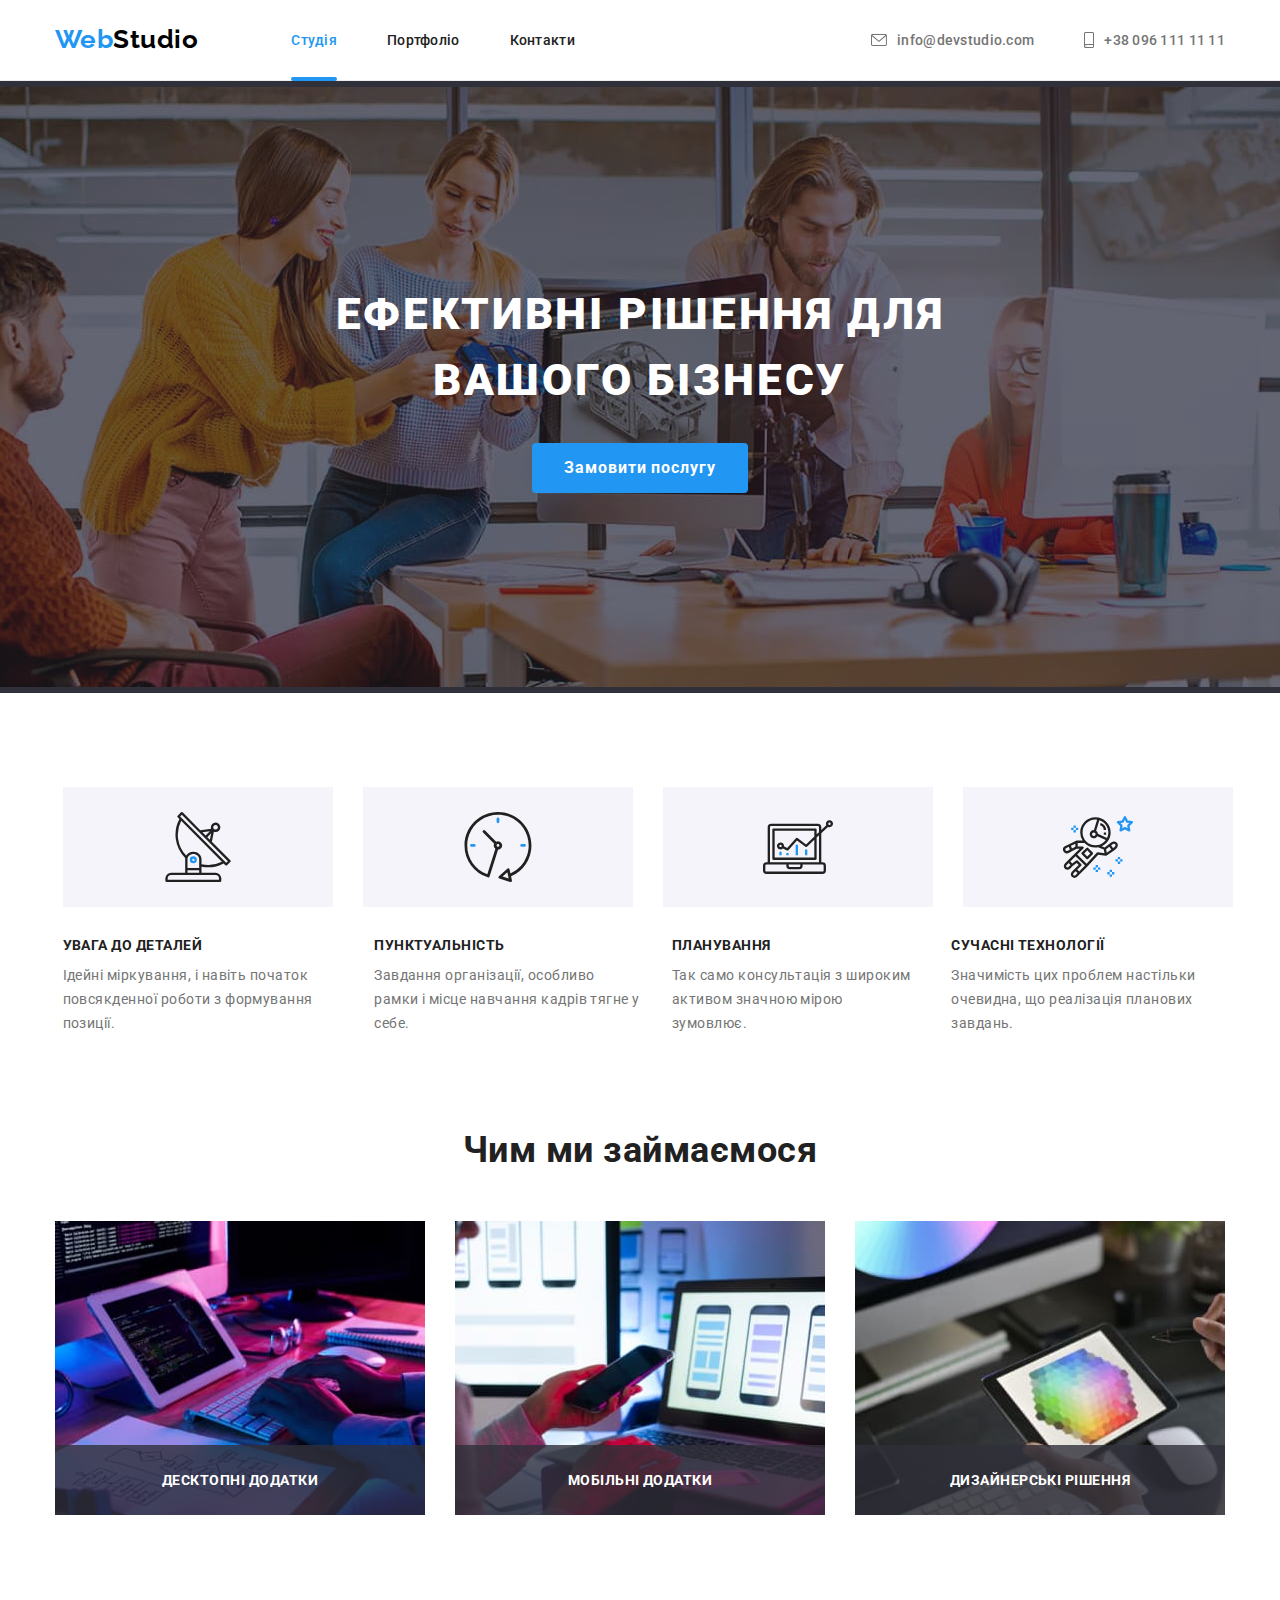
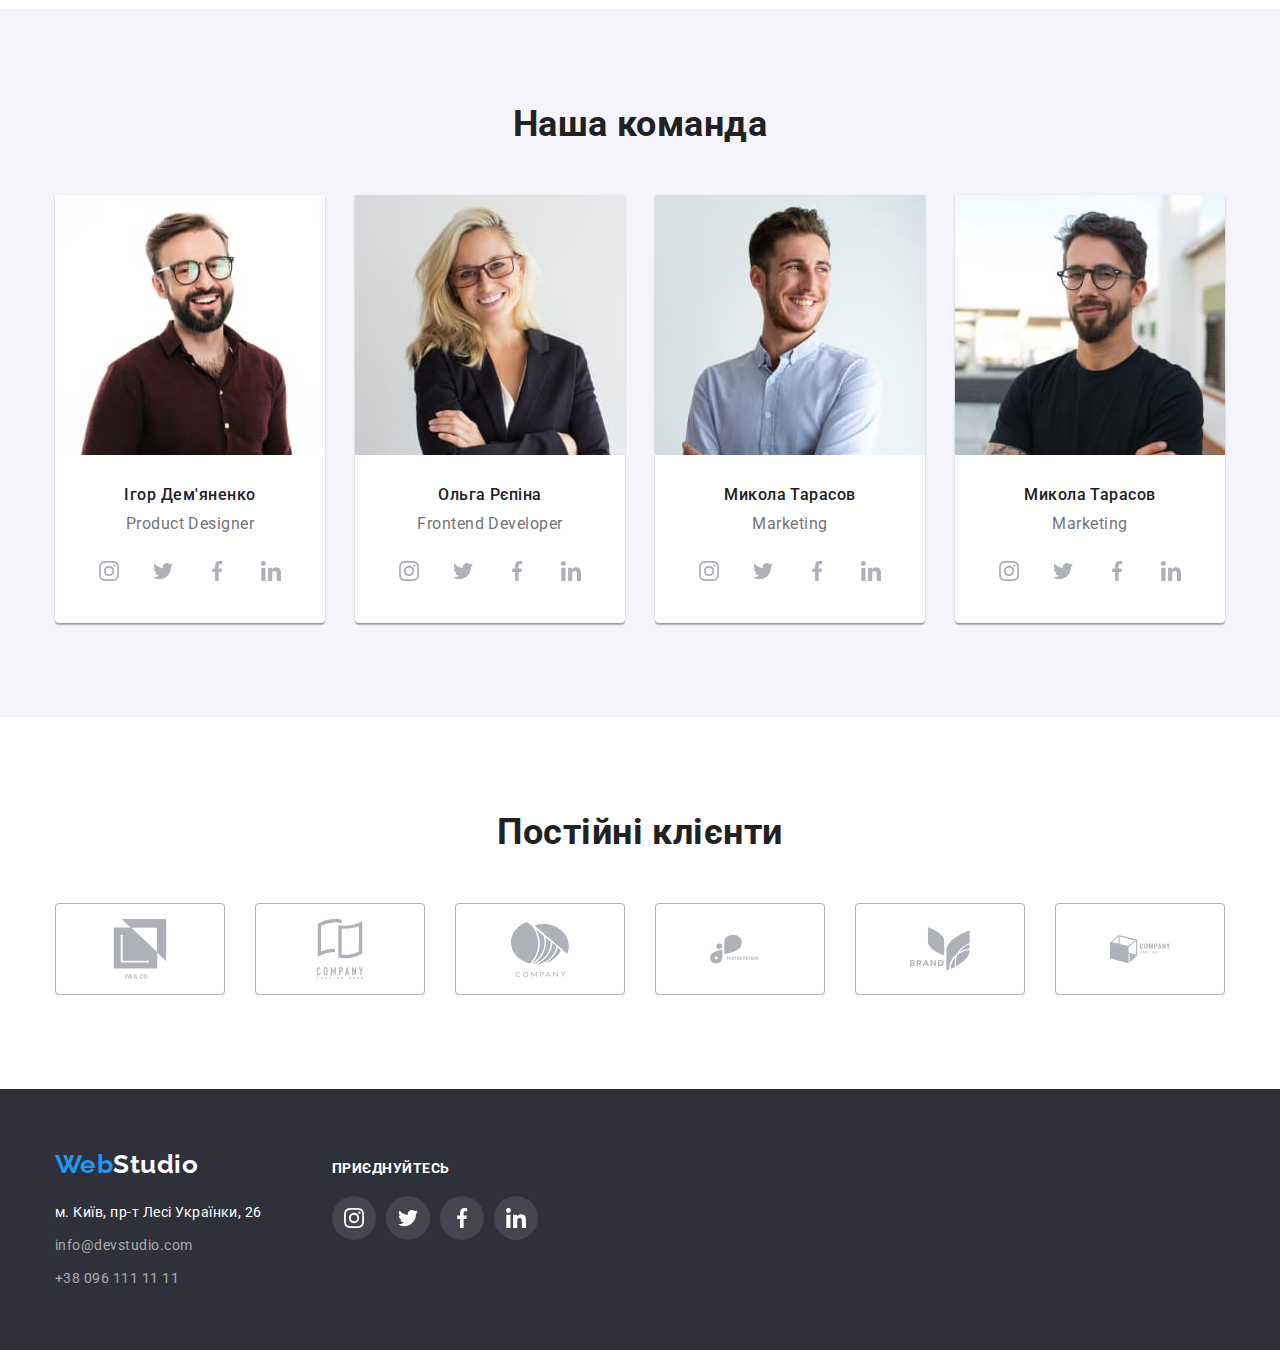
<file: index.html>
<!DOCTYPE html>
<html lang="uk">
<head>
    <meta charset="UTF-8">
    <meta http-equiv="X-UA-Compatible" content="IE=edge">
    <meta name="viewport" content="width=device-width, initial-scale=1.0">
    <title>Студія</title>
    <link rel="preconnect" href="https://fonts.googleapis.com">
    <link rel="preconnect" href="https://fonts.gstatic.com" crossorigin>
    <link href="https://fonts.googleapis.com/css2?family=Raleway:wght@700&family=Roboto:wght@400;500;700;900&display=swap"
    rel="stylesheet">
    <link rel="stylesheet" href="https://cdnjs.cloudflare.com/ajax/libs/modern-normalize/1.1.0/modern-normalize.min.css">
    <link rel="stylesheet" href="./css/styles.css">
    
</head>
<body>
    <!--header-->
    <header class="header">
      <div class="container"><nav class="nav">
        <a class="logo" href="./index.html"><span class="logo-web">Web</span>Studio</a>
        <ul class="list">
            <li class="item nav-item"><a href="./index.html" class="nav-link current">Студія</a></li>
            <li  class="item nav-item"><a href="./portfolio.html" class="nav-link">Портфоліо</a> </li>
            <li  class="item nav-item"><a href="#" class="nav-link">Контакти</a></li>
        </ul>
    </nav>
    <ul class="list">
        <li class="item contact-item">
            <a href="meilto:info@devstudio.com" class="contact-link"><svg class="contact-icon" width="16" height="12">
                <use href="./images/icons.svg#icon-mail"></use>
            </svg>info@devstudio.com</a></li>
        <li class="item contact-item">
            <a href="tel:+380961111111" class="contact-link">
                <svg class="contact-icon" width="10" height="16">
                    <use href="./images/icons.svg#icon-smartphone"></use>
                </svg>+38 096 111 11 11</a></li>
    </ul></div> 
        
    </header>
    <main>
    <!--"hero"-->
    <section class="hero">
        <div class="container"><h1 class="hero-title">Ефективні рішення для вашого бізнесу</h1>
        <button class="hero-button" type="button" data-modal-open>Замовити послугу</button></div>
    </section>
    <!--about-->
    <section class="about" >
       <div class="container"><h2 class="hidden-title">ключові теги</h2>
        <ul class="list icon-list">
            <li class="about-item-icon"><svg class="about-icon" width="70" height="70" ><use href="./images/icons.svg#icon-antenna"></use></svg></li>
            <li class="about-item-icon"><svg class="about-icon" width="70" height="70"><use href="./images/icons.svg#icon-clock"></use></svg></li>
            <li class="about-item-icon"><svg class="about-icon" width="70" height="70"><use href="./images/icons.svg#icon-diagram"></use></svg></li>
            <li class="about-item-icon"><svg class="about-icon" width="70" height="70"><use href="./images/icons.svg#icon-astronaut"></use></svg></li>
        </ul>
    <ul class="list">
        <li class="about-item">
            <h3 class="about-title">Увага до деталей</h3>
            <p class="about-text">Ідейні міркування, і навіть початок повсякденної роботи з формування позиції.</p>
    
        </li>
        <li class="about-item">
            <h3 class="about-title">Пунктуальність</h3>
            <p class="about-text">Завдання організації, особливо рамки і місце навчання кадрів тягне у себе.</p>
    
        </li>
        <li class="about-item">
            <h3 class="about-title">Планування</h3>
            <p class="about-text">Так само консультація з широким активом значною мірою зумовлює.</p>
    
        </li>
        <li class="about-item">
            <h3 class="about-title">Сучасні технології</h3>
            <p class="about-text">Значимість цих проблем настільки очевидна, що реалізація планових завдань.</p>
    
        </li>
    </ul></div> 
    </section>
    <!--work-->
    <section class="work">
        <div class="container"><h2 class="work-title">Чим ми займаємося</h2>
        <ul class="list">
        <li class="work-item"><img src="./images/box1.jpg" alt="розробка продукту" class="img"  width="370"  height="294">
        <p class="work-text">Десктопні додатки</p></li>
        <li class="work-item"><img src="./images/box2.jpg" alt="адаптація продукту" class="img" width="370" height="294" >
        <p class="work-text">Мобільні додатки</p></li>
        <li class="work-item"><img src="./images/box3.jpg" alt=" дизайн продукту" class="img" width="370" height="294" >
        <p class="work-text">Дизайнерські рішення</p> </li>
        </ul></div>
    </section>
    <!--our team-->
    <section class="team">
        <div class="container">
        <h2 class="team-title">Наша команда</h2>
        <ul class="list ">
            <li  class="team-item">
                <img src="./images/img1.jpg" alt="веселий чоловік" class="img" width="270">
                <div class="team-text"><h3 class="team-name">Ігор Дем'яненко</h3>
                <p class="team-position">Product Designer</p>
                <ul class="list social-list">
                    <li class="social-item">
                        <a href="" class="social-link">
                            <svg class="social-icon" width="20" height="20">
                                <use href="./images/icons.svg#icon-instagram"></use>
                            </svg>
                        </a>
                    </li>
                    <li class="social-item">
                        <a href="" class="social-link">
                            <svg class="social-icon" width="20" height="20">
                                <use href="./images/icons.svg#icon-twitter"></use>
                            </svg>
                        </a>
                    </li>
                    <li class="social-item">
                        <a href="" class="social-link">
                            <svg class="social-icon" width="20" height="20">
                                <use href="./images/icons.svg#icon-facebook"></use>
                            </svg>
                        </a>
                    </li>
                    <li class="social-item">
                        <a href="" class="social-link">
                            <svg class="social-icon" width="20" height="20">
                                <use href="./images/icons.svg#icon-linkedin"></use>
                            </svg>
                        </a>
                    </li>
                </ul></div>
            
            </li>
            <li class="team-item">
                <img src="./images/img2.jpg" alt="жінка в окулярах" class="img" width="270">
                <div class="team-text"><h3 class="team-name">Ольга Рєпіна</h3>
                <p class="team-position">Frontend Developer</p>
                <ul class="list social-list">
                    <li class="social-item">
                        <a href="" class="social-link">
                            <svg class="social-icon" width="20" height="20">
                                <use href="./images/icons.svg#icon-instagram"></use>
                            </svg>
                        </a>
                    </li>
                    <li class="social-item">
                        <a href="" class="social-link">
                            <svg class="social-icon" width="20" height="20">
                                <use href="./images/icons.svg#icon-twitter"></use>
                            </svg>
                        </a>
                    </li>
                    <li class="social-item">
                        <a href="" class="social-link">
                            <svg class="social-icon" width="20" height="20">
                                <use href="./images/icons.svg#icon-facebook"></use>
                            </svg>
                        </a>
                    </li>
                    <li class="social-item">
                        <a href="" class="social-link">
                            <svg class="social-icon" width="20" height="20">
                                <use href="./images/icons.svg#icon-linkedin"></use>
                            </svg>
                        </a>
                    </li>
                </ul></div>
            </li>
            <li class="team-item">
                <img src="./images/img3.jpg" alt="чоловік в блакитній сорочці" class="img" width="270">
                <div class="team-text"><h3 class="team-name">Микола Тарасов</h3>
                <p class="team-position">Marketing</p>
                <ul class="list social-list">
                    <li class="social-item">
                        <a href="" class="social-link">
                            <svg class="social-icon" width="20" height="20">
                                <use href="./images/icons.svg#icon-instagram"></use>
                            </svg>
                        </a>
                    </li>
                    <li class="social-item">
                        <a href="" class="social-link">
                            <svg class="social-icon" width="20" height="20">
                                <use href="./images/icons.svg#icon-twitter"></use>
                            </svg>
                        </a>
                    </li>
                    <li class="social-item">
                        <a href="" class="social-link">
                            <svg class="social-icon" width="20" height="20">
                                <use href="./images/icons.svg#icon-facebook"></use>
                            </svg>
                        </a>
                    </li>
                    <li class="social-item">
                        <a href="" class="social-link">
                            <svg class="social-icon" width="20" height="20">
                                <use href="./images/icons.svg#icon-linkedin"></use>
                            </svg>
                        </a>
                    </li>
                </ul></div>
            </li>
            <li class="team-item">
                <img src="./images/img4.jpg" alt="чоловік з бородою" class="img" width="270">
                <div class="team-text"><h3 class="team-name">Микола Тарасов</h3>
                <p class="team-position">Marketing</p>
                <ul class="list social-list">
                    <li class="social-item">
                        <a href="" class="social-link">
                            <svg class="social-icon" width="20" height="20">
                                <use href="./images/icons.svg#icon-instagram"></use>
                            </svg>
                        </a>
                    </li>
                    <li class="social-item">
                        <a href="" class="social-link">
                            <svg class="social-icon" width="20" height="20">
                                <use href="./images/icons.svg#icon-twitter"></use>
                            </svg>
                        </a>
                    </li>
                    <li class="social-item">
                        <a href="" class="social-link">
                            <svg class="social-icon" width="20" height="20">
                                <use href="./images/icons.svg#icon-facebook"></use>
                            </svg>
                        </a>
                    </li>
                    <li class="social-item">
                        <a href="" class="social-link">
                            <svg class="social-icon" width="20" height="20">
                                <use href="./images/icons.svg#icon-linkedin"></use>
                            </svg>
                        </a>
                    </li>
                </ul></div>

            </li>
        </ul></div>
    </section>
    <!-- clients -->
    <section class="clients">
        <div class="container">
            <h2 class="clients-title">Постійні клієнти</h2>
            <ul class="list">
                <li class="clients-item"><a class="clients-link" href=""><svg class="clients-icon" width="106" height="60"><use href="./images/icons.svg#icon-group1"></use></svg></a></li>
                <li class="clients-item"><a class="clients-link" href=""><svg class="clients-icon" width="106" height="60"><use href="./images/icons.svg#icon-group2"></use></svg></a></li>
                <li class="clients-item"><a class="clients-link" href=""><svg class="clients-icon" width="106" height="60"><use href="./images/icons.svg#icon-group3"></use></svg></a></li>
                <li class="clients-item"><a class="clients-link" href=""><svg class="clients-icon" width="106" height="60"><use href="./images/icons.svg#icon-group4"></use></svg></a></li>
                <li class="clients-item"><a class="clients-link" href=""><svg class="clients-icon" width="106" height="60"><use href="./images/icons.svg#icon-group5"></use></svg></a></li>
                <li class="clients-item"><a class="clients-link" href=""><svg class="clients-icon" width="106" height="60"><use href="./images/icons.svg#icon-group6"></use></svg></a></li>
            </ul>
        </div>
    </section>
</main>
<!--footer-->
<footer class="footer">
    <div class="container">
    <section><a href="./index.html" class="footer-logo"><span class="logo-web">Web</span>Studio</a>
    <address class="address">
        <ul class="list">
            <li class="address-item"><a href="#" target="_blank" rel="noopener noreferrer" class="address-location">м. Київ,
                    пр-т Лесі Українки, 26</a></li>
            <li class="address-item"><a href="mailto:info@devstudio.com" class="address-mail">info@devstudio.com</a></li>
            <li class="address-item"><a href="tel:+380961111111" class="address-tel">+38 096 111 11 11</a></li>
        </ul>
    </address></section>
    <section class="join">
        <h2 class="join-title">приєднуйтесь</h2>
        <ul class="list join-list">
            <li class="social-item">
                <a href="" class="social-link">
                    <svg class="social-icon" width="20" height="20">
                        <use href="./images/icons.svg#icon-instagram"></use>
                    </svg>
                </a>
            </li>
            <li class="social-item">
                <a href="" class="social-link">
                    <svg class="social-icon" width="20" height="20">
                        <use href="./images/icons.svg#icon-twitter"></use>
                    </svg>
                </a>
            </li>
            <li class="social-item">
                <a href=""  class="social-link">
                    <svg class="social-icon" width="20" height="20">
                        <use href="./images/icons.svg#icon-facebook"></use>
                    </svg>
                </a>
            </li>
            <li class="social-item">
                <a href="" class="social-link">
                    <svg class="social-icon" width="20" height="20">
                        <use href="./images/icons.svg#icon-linkedin"></use>
                    </svg>
                </a>
            </li>
        </ul>
    </section>
</div>
</footer>
<div class="modal-backdrop is-hidden" data-modal>
    <div class="modal">
        <button type="button" class="close-sign" data-modal-close><svg class="icon-close" width="30" height="30">
            <use href="./images/icons.svg#icon-close"></use></svg></button>
        </div>
    </div>
<script src="./js/modal.js"></script>
</body>
</html>
</file>
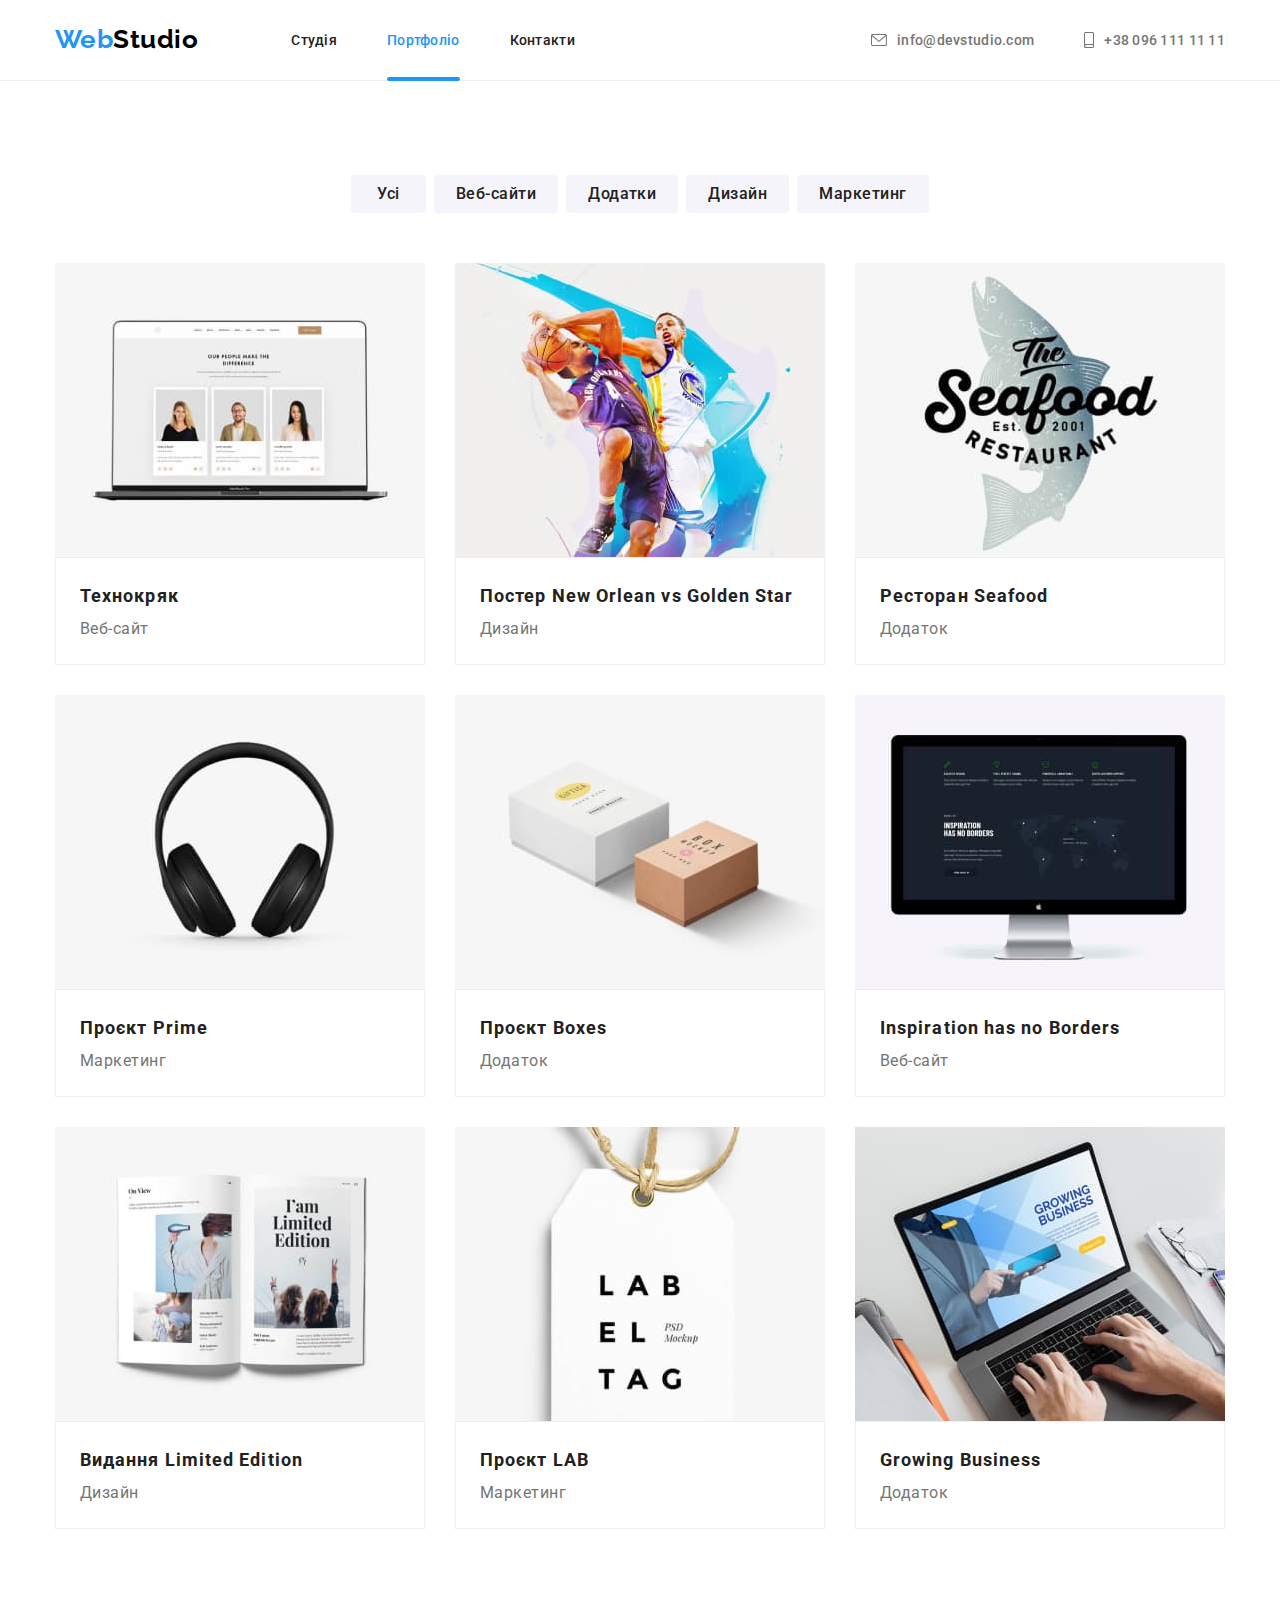
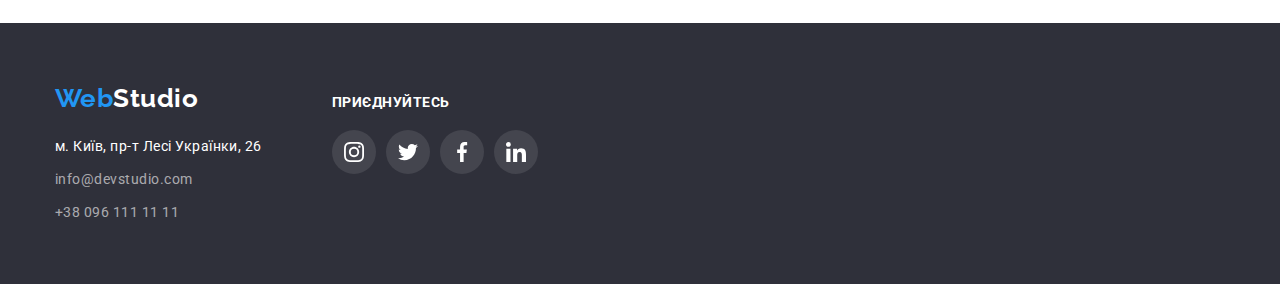
<file: portfolio.html>
<!DOCTYPE html>
<html lang="uk">
<head>
    <meta charset="UTF-8">
    <meta http-equiv="X-UA-Compatible" content="IE=edge">
    <meta name="viewport" content="width=device-width, initial-scale=1.0">
    <title>Портфоліо</title>
    <link rel="preconnect" href="https://fonts.googleapis.com">
    <link rel="preconnect" href="https://fonts.gstatic.com" crossorigin>
    <link href="https://fonts.googleapis.com/css2?family=Raleway:wght@700&family=Roboto:wght@400;500;700;900&display=swap"
    rel="stylesheet">
    <link rel="stylesheet" href="https://cdnjs.cloudflare.com/ajax/libs/modern-normalize/1.1.0/modern-normalize.min.css">
    <link rel="stylesheet" href="./css/styles.css">
    
</head>
<body>
    <!--хедер-->
        <header class="header">
            <div class="container">
                <nav class="nav">
                    <a class="logo" href="./index.html"><span class="logo-web">Web</span>Studio</a>
                    <ul class="list">
                        <li class="item nav-item"><a href="./index.html" class="nav-link ">Студія</a></li>
                        <li class="item nav-item"><a href="./portfolio.html" class="nav-link current" >Портфоліо</a> </li>
                        <li class="item nav-item"><a href="#" class="nav-link">Контакти</a></li>
                    </ul>
                </nav>
                <ul class="list">
                    <li class="item contact-item">
                        <a href="meilto:info@devstudio.com" class="contact-link"><svg class="contact-icon" width="16"
                                height="12">
                                <use href="./images/icons.svg#icon-mail"></use>
                            </svg>info@devstudio.com</a>
                    </li>
                    <li class="item contact-item">
                        <a href="tel:+380961111111" class="contact-link">
                            <svg class="contact-icon" width="10" height="16">
                                <use href="./images/icons.svg#icon-smartphone"></use>
                            </svg>+38 096 111 11 11</a>
                    </li>
                </ul>
            </div>
        
        </header>
    <main>
        <section class="portfolio">
        <!--список кнопок-->
        <div class="container"><ul class="list buttons">
            <li class="item-button" ><button type="button" class="filter-button first">Усі</button></li>
            <li class="item-button" ><button type="button" class="filter-button">Веб-сайти</button></li>
            <li class="item-button" ><button type="button" class="filter-button">Додатки</button></li>
            <li class="item-button" ><button type="button" class="filter-button">Дизайн</button></li>
            <li class="item-button" ><button type="button" class="filter-button">Маркетинг</button></li>
        </ul>
       
        <!--список проектів-->
        
            <h1 class="hidden-title">список проектів</h1>
            <ul class="list projects-list">
                <li class="projects-item"><a href="" class="projects">
                        <div class="img-wrapper"><img src="./images/portfolioimg1.jpg" class="img" alt="ноутбук" width="370">
                        <p class="projects-description">Ресурс пропонує комплексні пропозиції з різним рівнем функціоналу та сервісів. Все це дозволить відвідувачу отримати
                        вичерпні відомості про компанію чи приватну особу.</p></div>
                        <div class="container-text"><h2 class="projects-title">Технокряк</h2>
                        <p class="projects-text">Веб-сайт</p></div>
                    </a></li>
                <li class="projects-item"><a href="" class="projects">
                        <div class="img-wrapper"><img src="./images/portfolioimg2.jpg" class="img" alt="гра в баскетбол" width="370">
                        <p class="projects-description">Ресурс пропонує комплексні пропозиції з різним рівнем функціоналу та сервісів. Все це дозволить відвідувачу отримати
                        вичерпні відомості про компанію чи приватну особу.</p></div>
                       <div class="container-text"><h2 class="projects-title">Постер New Orlean vs Golden Star</h2>
                    <p class="projects-text">Дизайн</p></div> 
                    </a></li>
                <li class="projects-item"><a href=""  class="projects">
                        <div class="img-wrapper"><img src="./images/portfolioimg3.jpg" class="img" alt=" риба з надписами" width="370">
                        <p class="projects-description">Ресурс пропонує комплексні пропозиції з різним рівнем функціоналу та сервісів. Все це дозволить відвідувачу отримати
                        вичерпні відомості про компанію чи приватну особу.</p></div>
                       <div class="container-text"><h2 class="projects-title">Ресторан Seafood</h2>
                    <p class="projects-text">Додаток</p></div> 
                    </a></li>
                <li class="projects-item"><a href=""  class="projects">
                        <div class="img-wrapper"><img src="./images/portfolioimg4.jpg" class="img" alt="наушники" width="370">
                        <p class="projects-description">Ресурс пропонує комплексні пропозиції з різним рівнем функціоналу та сервісів. Все це дозволить відвідувачу отримати
                        вичерпні відомості про компанію чи приватну особу.</p></div>
                       <div class="container-text"><h2 class="projects-title">Проєкт Prime</h2>
                    <p class="projects-text">Маркетинг</p></div>
                    </a></li>
                <li class="projects-item"><a href="" class="projects">
                        <div class="img-wrapper"><img src="./images/portfolioimg5.jpg" class="img" alt="дві коробки" width="370">
                        <p class="projects-description">Ресурс пропонує комплексні пропозиції з різним рівнем функціоналу та сервісів. Все це дозволить відвідувачу отримати
                        вичерпні відомості про компанію чи приватну особу.</p></div>
                       <div class="container-text"><h2 class="projects-title">Проєкт Boxes</h2>
                    <p class="projects-text">Додаток</p></div> 
                    </a></li>
                <li class="projects-item"><a href="" class="projects">
                        <div class="img-wrapper"><img src="./images/portfolioimg6.jpg" class="img" alt="монітор" width="370">
                        <p class="projects-description">Ресурс пропонує комплексні пропозиції з різним рівнем функціоналу та сервісів. Все це дозволить відвідувачу отримати
                        вичерпні відомості про компанію чи приватну особу.</p></div>
                      <div class="container-text"><h2 class="projects-title">Inspiration has no Borders</h2>
                    <p class="projects-text">Веб-сайт</p></div>  
                    </a></li>
                <li class="projects-item"><a href="" class="projects">
                        <div class="img-wrapper"><img src="./images/portfolioimg7.jpg" class="img" alt="відкрита книга" width="370">
                        <p class="projects-description">Ресурс пропонує комплексні пропозиції з різним рівнем функціоналу та сервісів. Все це дозволить відвідувачу отримати
                        вичерпні відомості про компанію чи приватну особу.</p></div>
                      <div class="container-text"><h2 class="projects-title">Видання Limited Edition</h2>
                    <p class="projects-text">Дизайн</p></div> 
                    </a></li>
                <li class="projects-item"><a href="" class="projects">
                        <div class="img-wrapper"><img src="./images/portfolioimg8.jpg" class="img" alt="біла бірка" width="370">
                        <p class="projects-description">Ресурс пропонує комплексні пропозиції з різним рівнем функціоналу та сервісів. Все це дозволить відвідувачу отримати
                        вичерпні відомості про компанію чи приватну особу.</p></div>
                      <div class="container-text"><h2 class="projects-title">Проєкт LAB</h2>
                    <p class="projects-text">Маркетинг</p></div> 
                    </a></li>
                <li class="projects-item"><a href=""  class="projects">
                        <div class="img-wrapper"><img src="./images/portfolioimg9.jpg" class="img" alt="робота на ноутбуці" width="370">
                        <p class="projects-description">Ресурс пропонує комплексні пропозиції з різним рівнем функціоналу та сервісів. Все це дозволить відвідувачу отримати
                        вичерпні відомості про компанію чи приватну особу.</p></div>
                      <div class="container-text"><h2 class="projects-title">Growing Business</h2>
                    <p class="projects-text">Додаток</p></div>  
                    </a></li>
            </ul>
        </div>
       
        </section>
                

    </main>
<!--footer-->
<footer class="footer">
    <div class="container">
        <section><a href="./index.html" class="footer-logo"><span class="logo-web">Web</span>Studio</a>
            <address class="address">
                <ul class="list">
                    <li class="address-item"><a href="#" target="_blank" rel="noopener noreferrer"
                            class="address-location">м. Київ,
                            пр-т Лесі Українки, 26</a></li>
                    <li class="address-item"><a href="mailto:info@devstudio.com"
                            class="address-mail">info@devstudio.com</a></li>
                    <li class="address-item"><a href="tel:+380961111111" class="address-tel">+38 096 111 11 11</a></li>
                </ul>
            </address>
        </section>
        <section class="join">
            <h2 class="join-title">приєднуйтесь</h2>
            <ul class="list join-list">
                <li class="social-item">
                    <a href="" class="social-link">
                        <svg class="social-icon" width="20" height="20">
                            <use href="./images/icons.svg#icon-instagram"></use>
                        </svg>
                    </a>
                </li>
                <li class="social-item">
                    <a href="" class="social-link">
                        <svg class="social-icon" width="20" height="20">
                            <use href="./images/icons.svg#icon-twitter"></use>
                        </svg>
                    </a>
                </li>
                <li class="social-item">
                    <a href="" class="social-link">
                        <svg class="social-icon" width="20" height="20">
                            <use href="./images/icons.svg#icon-facebook"></use>
                        </svg>
                    </a>
                </li>
                <li class="social-item">
                    <a href="" class="social-link">
                        <svg class="social-icon" width="20" height="20">
                            <use href="./images/icons.svg#icon-linkedin"></use>
                        </svg>
                    </a>
                </li>
            </ul>
        </section>
    </div>
</footer>
</body>
</html>
</file>
<file: css/styles.css>
/*general styles*/
:root{
    --main-color:#757575;
    --second-color:#000000;
    --third-color:#2196F3;
    --fourth-color:#212121;
    --fifth-color:#FFFFFF;
    --sixth-color:rgba(255, 255, 255, 0.6);
    --active-button-color:#188CE8;
    --background-footer:#2F303A;
    --background-team:#F5F4FA;
    --border-color:#EEEEEE;
    --second-border-color:#ECECEC;
    --icon-color:#AFB1B8;
   }
body{
    font-family:"roboto",sans-serif;
    color:var(--main-color);
    background-color:var(--fifth-color);
    letter-spacing: 0.03em;}

.container{
    width: 1200px;
    margin:0 auto;
    padding:0 15px;
     }
    
h1,
h2,
h3,
p,
ul {
    margin: 0;
    padding: 0;
}
/*header styles*/
.header{
border-bottom: 1px solid var(--second-border-color);
}

.header>.container {
    display: flex;
    align-items: center;
   
}
.nav{
    display: flex;
    align-items: center;
    margin-right: auto;
}

    .logo{
        margin-right: 93px;
        padding-top: 24px;
        padding-bottom: 25px;
        color:var(--second-color);
        font-family: 'Raleway';
        font-weight: 700;
        font-size: 26px;
        line-height:calc(31/26) ;
        text-decoration: none;
}
.logo-web{
    color:var(--third-color);
}
.list{
    list-style-type: none;
}
.header .list{
    display: flex;
    align-items: center;
    
}
.list .item:not(:first-child){
    margin-left: 50px;
    
}

.nav-link{
        font-weight: 500;
        font-size: 14px;
        line-height:calc(16/14);
        letter-spacing: 0.02em;
        color:var(--fourth-color);
        text-decoration: none;
        transition-property:color;
        transition-duration:250ms;
        transition-timing-function:cubic-bezier(0.4, 0, 0.2, 1);
    }
.nav-item{
    position: relative;
}
.current{
 color:var(--third-color);}
 .current::after {
     position: absolute;
     top: 46px;
     right: 0px;
     content: "";
     width: 100%;
     height: 4px;
     background-color: var(--third-color);
     border-radius: 2px;}
.nav-link:hover,
.nav-link:focus{

    color:var(--third-color)
}
.contact-icon{
   margin-right: 10px;
   fill: currentColor;
}
.contact-link{
    display: flex;
        align-items: center;
        font-weight: 500;
        font-size: 14px;
        line-height:calc(16/14);
        letter-spacing: 0.02em;
        color: inherit;
        text-decoration: none;
        transition-property: color;
        transition-duration: 250ms;
        transition-timing-function: cubic-bezier(0.4, 0, 0.2, 1);
        }
.contact-link:hover,
.contact-link:focus{
 color:var(--third-color)
}
    /*hero styles*/

.hero{
    
    background-image: linear-gradient(rgba(47, 48, 58, 0.4), rgba(47, 48, 58, 0.4)),url(../images/hero-img.jpg);
    
    background-color: var(--background-footer);
    background-repeat: no-repeat;
    background-position: center;
    flex-grow: 1;
  
}
.hero {
  padding: 200px 0px;
}
.hero-title{
        width: 696px;
        margin: 0 auto;
    
        font-weight: 900;
        font-size: 44px;
        line-height:calc(60/40);
        text-align: center;
        letter-spacing: 0.06em;
        text-transform: uppercase;
        color:var(--fifth-color)
}
.hero-button{
    margin: auto;
    margin-top: 30px;
    padding: 10px 32px;

        font-weight: 700;
        font-size: 16px;
        line-height: calc(30/16);
        display:block;
        align-items: center;
        text-align: center;
        letter-spacing: 0.06em;
        color: var(--fifth-color);
        background-color:var(--third-color);
        border: none;
        border-radius: 4px;
        font-family: inherit;
        cursor: pointer;
        transition-property:background-color;
        transition-duration: 250ms;
        transition-timing-function: cubic-bezier(0.4, 0, 0.2, 1);
}
.hero-button:hover{background-color: var(--active-button-color)}
.hero-button:focus{background-color: var(--active-button-color)}
    /* about */
.hidden-title{
    display: none;
}
.icon-list{
    margin-bottom: 30px;
}
.about-item-icon{
    width: 270px;
    height: 120px;
    background-color:var(--background-team);
    display: flex;
    align-items: center;
    justify-content: center;
}
.about-item-icon:not(:first-child){
    margin-left: 30px;
}

.about {
    padding-left: 15px;
    padding-top: 94px;
  
}
.about .list{
    display: flex;
    justify-items: center;
   
   }
.about-item:not(:first-child){
    
    margin-left: 30px;
    
}
.about-title{
    margin-bottom: 10px;
        font-weight: 700;
        font-size: 14px;
        line-height:calc(16/14);
        text-transform: uppercase;
        color:var(--fourth-color)
}
.about-text{
        font-size: 14px;
        line-height:calc(24/14);
}
/* work */
.work {
    padding-top: 94px;
    padding-bottom: 94px;
     }
.work .list{
    display: flex;
   
}
.work-title{
        margin-bottom: 50px;
        font-weight: 700;
        font-size: 36px;
        line-height:calc(42/36);
        text-align: center;
        color:var(--fourth-color);
}
.work-item{
    position: relative;
}
.work-item:not(:first-child){
       margin-left: 30px;
    }
.work-text{
    position: absolute;
    right: 0;
    left: 0;
    bottom: 0;
        height: 70px;
        padding-top: 27px;
        font-weight: 700;
        font-size: 14px;
        line-height:calc(16/14);
        text-align: center;
        text-transform: uppercase;
        color:var(--fifth-color);
        background: rgba(47, 48, 58, 0.8);
}

/* our team */
.team{
    padding-top: 94px;
    padding-bottom: 94px;
    background-color:var(--background-team);
}

.team-title{
   margin-bottom: 50px;
        font-weight: 700;
        font-size: 36px;
        line-height:calc(42/36);
        text-align: center;
        color:var(--fourth-color);
}
.team .list{
    display: flex;
}
.team-item:not(:first-child){margin-left: 30px;}
.team-item{
    
    text-align: center;
    background-color:var(--fifth-color);
    border-radius: 0px 0px 4px 4px;
    box-shadow: 0px 1px 3px rgba(0, 0, 0, 0.12), 0px 1px 1px rgba(0, 0, 0, 0.14), 0px 2px 1px rgba(0, 0, 0, 0.2);
}
.team-text {
    padding-top: 30px;
    padding-bottom: 30px;
}
.team-name{
        font-weight: 500;
        font-size: 16px;
        line-height:calc(19/16);
        color:var(--fourth-color)}
.team-position{
    margin-top: 10px;
     font-size: 16px;
    line-height:calc(19/16);
}
.social-list{
       margin-top: 16px;
       display: flex;
        align-items: center;
        justify-content: center;
}
.social-item{
    width:44px;
    height: 44px;

}
.social-item:not(:first-child){
    margin-left: 10px;
}
.social-link{
        width: 100%;
        height: 100%;
        display: flex;
        align-items: center;
        justify-content: center;
        border-radius: 50%;
        background-color:var(--fifth-color);
        color: var(--icon-color);
        transition-property: color, background-color;
            transition-duration: 250ms;
            transition-timing-function: cubic-bezier(0.4, 0, 0.2, 1);
}
.social-icon{
    fill:currentColor
}
.social-link:hover,
.social-link:focus{
color:var(--fifth-color);
background-color: var(--third-color);

}
/* clients */
.clients{
    padding-top: 94px;
    padding-bottom: 94px;
}
.clients-title{
margin-bottom: 50px;
    font-weight: 700;
    font-size: 36px;
    line-height:calc(42/36);
    text-align: center;
     color: var(--fourth-color);
}
.clients .list{
    display: flex;
    align-items: center;
    justify-content: center;
}
.clients-item{
    width: 170px;
    height: 92px;
  
}
.clients-item:not(:first-child) {
    margin-left: 30px;
}
.clients-link{
        width: 100%;
        height: 100%;
        display: flex;
        align-items: center;
        justify-content: center;
    border: 1px solid var(--icon-color);
    border-radius: 4px;
    color: var(--icon-color);
    transition-property: color,border;
    transition-duration: 250ms;
    transition-timing-function: cubic-bezier(0.4, 0, 0.2, 1);
}
.clients-icon{
   fill:currentColor;
}
.clients-item .clients-link:hover,
.clients-item .clients-link:focus{
    border:1px solid var(--third-color);
    color:var(--third-color);
}

/* footer */
.footer {
    padding-top: 60px;
    padding-bottom: 60px;
    background-color: var(--background-footer);
}

.footer>.container{
    display: flex;
    align-items:baseline;
    
}
.footer-logo {
    color: var(--fifth-color);
        font-family: 'Raleway';
        font-weight: 700;
        font-size: 26px;
        line-height: calc(31/26);
        text-decoration: none;
}
.address {
    margin-top: 20px;
    
}
.address-item +.address-item{
margin-top: 9px;
}
.address-location,.address-mail,.address-tel{
        font-size: 14px;
        line-height:calc(24/14);
        text-decoration: none;
        font-style: normal;
        color: var(--fifth-color);
        transition-property: color;
        transition-duration: 250ms;
        transition-timing-function: cubic-bezier(0.4, 0, 0.2, 1);
        }
.address-mail,.address-tel{
    color:var(--sixth-color);
}
.address-location:hover{color: var(--third-color);}
.address-location:focus {color: var(--third-color);}
.address-mail:hover{color: var(--third-color);}
.address-mail:focus {color: var(--third-color);}
.address-tel:hover{color: var(--third-color);}
.address-tel:focus{color: var(--third-color);}
.join{
    margin-left: 70px;
    
}
.join-title{
        margin-bottom: 20px;
        font-weight: 700;
        font-size: 14px;
        line-height:calc(16/14);
        text-transform: uppercase;
         color:var(--fifth-color);
}
.join-list{
        display: flex;
        align-items: center;
        justify-content: center;
}
.join-list .social-link{
    color:var(--fifth-color);
    background-color:rgba(255, 255, 255, 0.1);;
    transition-property: background-color;
        transition-duration: 250ms;
        transition-timing-function: cubic-bezier(0.4, 0, 0.2, 1);
}
.join-list .social-link:hover,
.join-list .social-link:focus{
    background-color:var(--third-color);
}
/* portfolio  */
.portfolio{
padding-top: 94px;
padding-bottom: 94px;
}
.buttons{
    display:flex;
    justify-content: center;
    align-items: center;
 }
.item-button:not(:first-child){
  margin-left: 8px;
 }
.filter-button{
   display: block;
   margin: auto;
   padding: 6px 22px;

    font-weight: 500;
    font-size: 16px;
    line-height:calc(26/16);
    text-align: center;
    letter-spacing: 0.03em;
    color:var(--fourth-color);
    background:var(--background-team);
    border-radius: 4px;
    border: transparent;
    cursor: pointer;
    font-family: inherit;
    transition-property: color,box-shadow;
        transition-duration: 250ms;
        transition-timing-function: cubic-bezier(0.4, 0, 0.2, 1);
}
.first{
    padding: 6px 26px;
}
.filter-button:hover{background: var(--third-color);
        color: var(--fifth-color);
        box-shadow: 0px 3px 1px rgba(0, 0, 0, 0.1), 0px 1px 2px rgba(0, 0, 0, 0.08), 0px 2px 2px rgba(0, 0, 0, 0.12);
          
     }
.filter-button:focus{background:var(--third-color);
    color:var(--fifth-color);
    box-shadow: 0px 3px 1px rgba(0, 0, 0, 0.1), 0px 1px 2px rgba(0, 0, 0, 0.08), 0px 2px 2px rgba(0, 0, 0, 0.12);
    
}
/* portfolio projects */
 .projects-list {
    display: flex;
    flex-wrap: wrap;
    margin-top: 50px;
    gap: 30px;
}
.projects{
    text-decoration: none;
}
.projects-title{
        font-weight: 700;
        font-size: 18px;
        line-height:calc(36/18);
        letter-spacing: 0.06em;
        color:var(--fourth-color);
        transition-property: color;
            transition-duration: 250ms;
            transition-timing-function: cubic-bezier(0.4, 0, 0.2, 1);
    }
.projects-text{
         font-size: 16px;
        line-height:calc(30/16);
        color: var(--main-color);
        transition-property: color;
            transition-duration: 250ms;
            transition-timing-function: cubic-bezier(0.4, 0, 0.2, 1);
}
.img{
    display: block;
    max-width: 100%;
    height: auto;
}
.img-wrapper{
    position: relative;
    overflow: hidden;
}
.projects-description{
    background-color: rgba(33, 150, 243, 0.9);
        position: absolute;
        bottom: 0;
        top: 0;
        left: 0;
        right: 0;
        display: flex;
        justify-content: center;
        align-items: center;
        color:var(--fifth-color);
        font-size: 18px;
        padding: 20px;
        transform: translateY(100%);
        transition: transform;
        transition-duration: 250ms;
        transition-timing-function: cubic-bezier(0.4, 0, 0.2, 1);
}
.projects-item:hover .projects-description {
    transform: translateY(0);}
    
  .container-text{
    padding: 20px 24px;
    border-right:1px solid var(--border-color);
    border-left: 1px solid var(--border-color) ;
    border-bottom: 1px solid var(--border-color);
    border-top: 1px solid var(--border-color);
  }
 
.projects-title:hover{ color: var(--third-color);}
.projects-title:focus{color: var(--third-color);}
.projects-text:hover{color: var(--third-color);}
.projects-text:focus{color: var(--third-color);}

.projects-item{
    cursor: pointer;
    transition-property: box-shadow;
        transition-duration: 250ms;
        transition-timing-function: cubic-bezier(0.4, 0, 0.2, 1);
}
.projects-item:hover,
.projects-item:focus{
 box-shadow: 0px 1px 1px rgba(0, 0, 0, 0.12), 0px 4px 4px rgba(0, 0, 0, 0.06), 1px 4px 6px rgba(0, 0, 0, 0.16);
}
/* modal box */
.is-hidden {
    visibility: hidden;
    opacity: 0;
    pointer-events: none;
}
.modal-backdrop {
    position: fixed;
    top: 0;
    bottom: 0;
    left: 0;
    right: 0;
    background-color: rgba(0, 0, 0, 0.2); 
    transition: opacity 500ms;
}

.modal-backdrop.is-hidden .modal {
    transform:scale(1.5)
}

.modal {
    width: 528px;
    height: 581px;
    position: absolute;
    top: 50%;
    left: 50%;
    transform: translate(-50%, -50%) rotate(0);
    transition: transform 500ms linear;
    background:var(--fifth-color);
    box-shadow: 0px 1px 3px rgba(0, 0, 0, 0.12), 0px 1px 1px rgba(0, 0, 0, 0.14), 0px 2px 1px rgba(0, 0, 0, 0.2);
    border-radius: 4px;
}

.modal .close-sign {
    position: absolute;
    display: flex;
    justify-content: center;
    cursor: pointer;
    align-items: center;
    top: 8px;
    right: 8px;
    border: none;
    background-color:var(--fifth-color);
    
    
}
</file>
